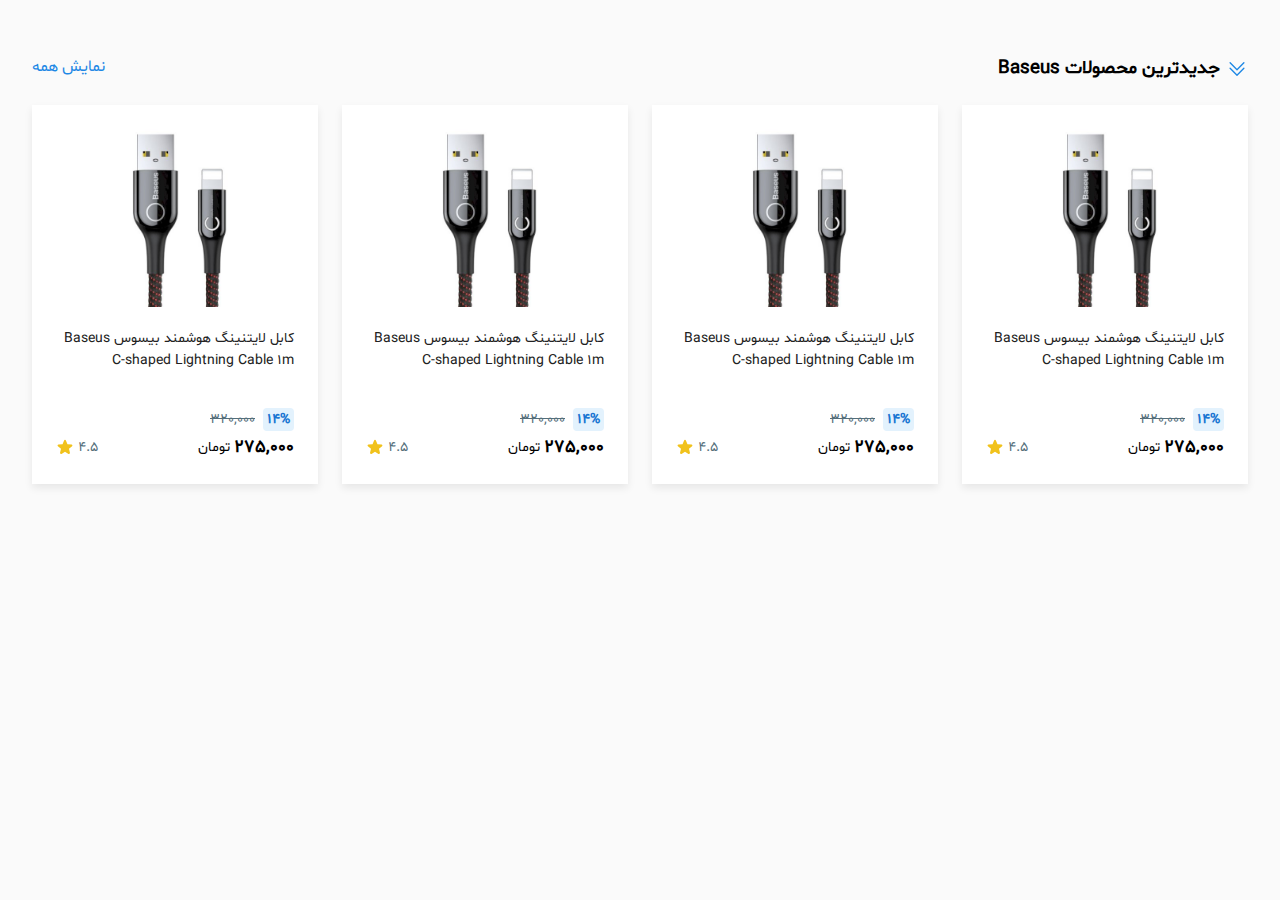
<file: dashbord/teste1/34_Style-Practice-1/Practice/index.html>
<!DOCTYPE html>
<html lang="fa" dir="rtl">
<head>
    <meta charset="UTF-8">
    <meta http-equiv="X-UA-Compatible" content="IE=edge">
    <meta name="viewport" content="width=device-width, initial-scale=1.0">
    <title>Practice1</title>
    <link rel="stylesheet" href="styles/app.css">
</head>
<body>

    <div class="container">
        <div class="section-head">
            <h3 class="section__title">
                <svg class="section__title-icon" xmlns="http://www.w3.org/2000/svg" viewBox="0 0 24 24" fill="currentColor">
                    <path fill-rule="evenodd" d="M20.03 4.72a.75.75 0 010 1.06l-7.5 7.5a.75.75 0 01-1.06 0l-7.5-7.5a.75.75 0 011.06-1.06L12 11.69l6.97-6.97a.75.75 0 011.06 0zm0 6a.75.75 0 010 1.06l-7.5 7.5a.75.75 0 01-1.06 0l-7.5-7.5a.75.75 0 111.06-1.06L12 17.69l6.97-6.97a.75.75 0 011.06 0z" clip-rule="evenodd" />
                </svg>
                جدیدترین محصولات Baseus
            </h3>
            <a href="#" class="section__link">نمایش همه</a>
        </div>
        <div class="row">
            <div class="product">
                <img class="product__image" src="images/img1.jpg" alt="Product 1">
                <h4 class="product__name">
                    <a href="#" class="product__link">کابل لایتنینگ هوشمند بیسوس Baseus C-shaped Lightning Cable 1m</a>
                </h4>
                <div class="product__offer">
                    <span class="product__offer-percent">14%</span>
                    <span class="product__offer-price">320,000</span>
                </div>
                <div class="product__wrapper">
                    <div class="product__price">
                        <span class="product__price-number">275,000</span>
                        <span class="product__price-unit">تومان</span>
                    </div>
                    <div class="product__rating">
                        <span class="product__rating-number">4.5</span>
                        <svg class="product__rating-icon" xmlns="http://www.w3.org/2000/svg" viewBox="0 0 24 24" fill="currentColor">
                            <path fill-rule="evenodd" d="M10.788 3.21c.448-1.077 1.976-1.077 2.424 0l2.082 5.007 5.404.433c1.164.093 1.636 1.545.749 2.305l-4.117 3.527 1.257 5.273c.271 1.136-.964 2.033-1.96 1.425L12 18.354 7.373 21.18c-.996.608-2.231-.29-1.96-1.425l1.257-5.273-4.117-3.527c-.887-.76-.415-2.212.749-2.305l5.404-.433 2.082-5.006z" clip-rule="evenodd" />
                        </svg>
                    </div>
                </div>
            </div>
            <div class="product">
                <img class="product__image" src="images/img1.jpg" alt="Product 1">
                <h4 class="product__name">
                    <a href="#" class="product__link">کابل لایتنینگ هوشمند بیسوس Baseus C-shaped Lightning Cable 1m</a>
                </h4>
                <div class="product__offer">
                    <span class="product__offer-percent">14%</span>
                    <span class="product__offer-price">320,000</span>
                </div>
                <div class="product__wrapper">
                    <div class="product__price">
                        <span class="product__price-number">275,000</span>
                        <span class="product__price-unit">تومان</span>
                    </div>
                    <div class="product__rating">
                        <span class="product__rating-number">4.5</span>
                        <svg class="product__rating-icon" xmlns="http://www.w3.org/2000/svg" viewBox="0 0 24 24" fill="currentColor">
                            <path fill-rule="evenodd" d="M10.788 3.21c.448-1.077 1.976-1.077 2.424 0l2.082 5.007 5.404.433c1.164.093 1.636 1.545.749 2.305l-4.117 3.527 1.257 5.273c.271 1.136-.964 2.033-1.96 1.425L12 18.354 7.373 21.18c-.996.608-2.231-.29-1.96-1.425l1.257-5.273-4.117-3.527c-.887-.76-.415-2.212.749-2.305l5.404-.433 2.082-5.006z" clip-rule="evenodd" />
                        </svg>
                    </div>
                </div>
            </div>
            <div class="product">
                <img class="product__image" src="images/img1.jpg" alt="Product 1">
                <h4 class="product__name">
                    <a href="#" class="product__link">کابل لایتنینگ هوشمند بیسوس Baseus C-shaped Lightning Cable 1m</a>
                </h4>
                <div class="product__offer">
                    <span class="product__offer-percent">14%</span>
                    <span class="product__offer-price">320,000</span>
                </div>
                <div class="product__wrapper">
                    <div class="product__price">
                        <span class="product__price-number">275,000</span>
                        <span class="product__price-unit">تومان</span>
                    </div>
                    <div class="product__rating">
                        <span class="product__rating-number">4.5</span>
                        <svg class="product__rating-icon" xmlns="http://www.w3.org/2000/svg" viewBox="0 0 24 24" fill="currentColor">
                            <path fill-rule="evenodd" d="M10.788 3.21c.448-1.077 1.976-1.077 2.424 0l2.082 5.007 5.404.433c1.164.093 1.636 1.545.749 2.305l-4.117 3.527 1.257 5.273c.271 1.136-.964 2.033-1.96 1.425L12 18.354 7.373 21.18c-.996.608-2.231-.29-1.96-1.425l1.257-5.273-4.117-3.527c-.887-.76-.415-2.212.749-2.305l5.404-.433 2.082-5.006z" clip-rule="evenodd" />
                        </svg>
                    </div>
                </div>
            </div>
            <div class="product">
                <img class="product__image" src="images/img1.jpg" alt="Product 1">
                <h4 class="product__name">
                    <a href="#" class="product__link">کابل لایتنینگ هوشمند بیسوس Baseus C-shaped Lightning Cable 1m</a>
                </h4>
                <div class="product__offer">
                    <span class="product__offer-percent">14%</span>
                    <span class="product__offer-price">320,000</span>
                </div>
                <div class="product__wrapper">
                    <div class="product__price">
                        <span class="product__price-number">275,000</span>
                        <span class="product__price-unit">تومان</span>
                    </div>
                    <div class="product__rating">
                        <span class="product__rating-number">4.5</span>
                        <svg class="product__rating-icon" xmlns="http://www.w3.org/2000/svg" viewBox="0 0 24 24" fill="currentColor">
                            <path fill-rule="evenodd" d="M10.788 3.21c.448-1.077 1.976-1.077 2.424 0l2.082 5.007 5.404.433c1.164.093 1.636 1.545.749 2.305l-4.117 3.527 1.257 5.273c.271 1.136-.964 2.033-1.96 1.425L12 18.354 7.373 21.18c-.996.608-2.231-.29-1.96-1.425l1.257-5.273-4.117-3.527c-.887-.76-.415-2.212.749-2.305l5.404-.433 2.082-5.006z" clip-rule="evenodd" />
                        </svg>
                    </div>
                </div>
            </div>
        </div>
    </div>

</body>
</html>
</file>
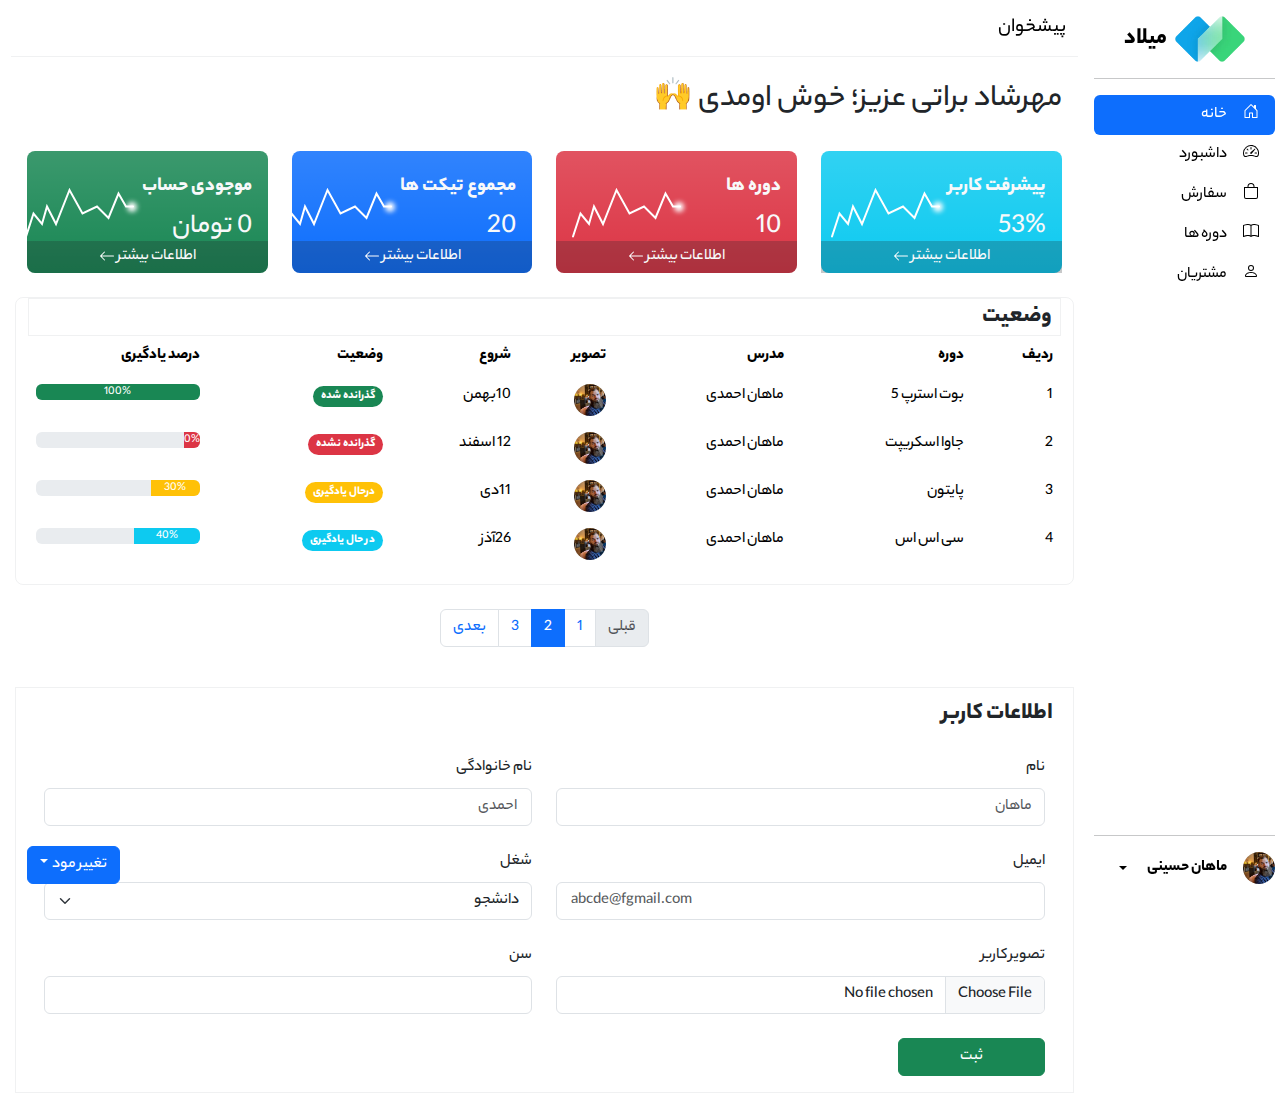
<file: dashbord/Dashboard.html>
<!DOCTYPE html>
<html lang="en" dir="rtl" data-bs-theme="">

<head>
    <meta charset="UTF-8">
    <meta name="viewport" content="width=device-width, initial-scale=1.0">
    <title>dashbord</title>
    <link rel="stylesheet" href="css/bootstrap.rtl.min.css">
    <link rel="stylesheet" href="css/custom.css">
</head>

<body>

    <div class="container-fluid">
        <div class="row">
            <!-- sidebar -->
            <div class="col-lg-2 d-none d-lg-block p-0">
                <div class="d-flex flex-column  h-100 p-3 position-fixed  w__inherit">
                    <a href="#"
                        class="d-flex gap-2 justify-content-center align-items-center text-decoration-none link-body-emphasis">
                        <img src="./img/logo.webp" width="70" alt="">
                        <span class="fs-4 fw-bold">میلاد</span>
                    </a>
                    <hr>
                    <ul class="nav nav-pills d-block mb-auto">
                        <li class="nav-item ">
                            <a href="" class="nav-link d-flex gap-3  active">
                                <svg xmlns="http://www.w3.org/2000/svg" width="16" height="16" fill="currentColor"
                                    class="bi bi-house-door" viewBox="0 0 16 16">
                                    <path
                                        d="M8.354 1.146a.5.5 0 0 0-.708 0l-6 6A.5.5 0 0 0 1.5 7.5v7a.5.5 0 0 0 .5.5h4.5a.5.5 0 0 0 .5-.5v-4h2v4a.5.5 0 0 0 .5.5H14a.5.5 0 0 0 .5-.5v-7a.5.5 0 0 0-.146-.354L13 5.793V2.5a.5.5 0 0 0-.5-.5h-1a.5.5 0 0 0-.5.5v1.293zM2.5 14V7.707l5.5-5.5 5.5 5.5V14H10v-4a.5.5 0 0 0-.5-.5h-3a.5.5 0 0 0-.5.5v4z">
                                    </path>
                                </svg>
                                <span>خانه</span>
                            </a>

                        </li>
                        <li class="nav-item">
                            <a href="#" class="nav-link d-flex gap-3 link-body-emphasis ">
                                <svg xmlns="http://www.w3.org/2000/svg" width="16" height="16" fill="currentColor"
                                    class="bi bi-speedometer2" viewBox="0 0 16 16">
                                    <path
                                        d="M8 4a.5.5 0 0 1 .5.5V6a.5.5 0 0 1-1 0V4.5A.5.5 0 0 1 8 4M3.732 5.732a.5.5 0 0 1 .707 0l.915.914a.5.5 0 1 1-.708.708l-.914-.915a.5.5 0 0 1 0-.707M2 10a.5.5 0 0 1 .5-.5h1.586a.5.5 0 0 1 0 1H2.5A.5.5 0 0 1 2 10m9.5 0a.5.5 0 0 1 .5-.5h1.5a.5.5 0 0 1 0 1H12a.5.5 0 0 1-.5-.5m.754-4.246a.39.39 0 0 0-.527-.02L7.547 9.31a.91.91 0 1 0 1.302 1.258l3.434-4.297a.39.39 0 0 0-.029-.518z">
                                    </path>
                                    <path fill-rule="evenodd"
                                        d="M0 10a8 8 0 1 1 15.547 2.661c-.442 1.253-1.845 1.602-2.932 1.25C11.309 13.488 9.475 13 8 13c-1.474 0-3.31.488-4.615.911-1.087.352-2.49.003-2.932-1.25A8 8 0 0 1 0 10m8-7a7 7 0 0 0-6.603 9.329c.203.575.923.876 1.68.63C4.397 12.533 6.358 12 8 12s3.604.532 4.923.96c.757.245 1.477-.056 1.68-.631A7 7 0 0 0 8 3">
                                    </path>
                                </svg>
                                <span>داشبورد</span>
                            </a>
                        </li>
                        <li class="nav-item">
                            <a href="#" class="nav-link d-flex gap-3 link-body-emphasis ">
                                <svg xmlns="http://www.w3.org/2000/svg" width="16" height="16" fill="currentColor"
                                    class="bi bi-bag" viewBox="0 0 16 16">
                                    <path
                                        d="M8 1a2.5 2.5 0 0 1 2.5 2.5V4h-5v-.5A2.5 2.5 0 0 1 8 1m3.5 3v-.5a3.5 3.5 0 1 0-7 0V4H1v10a2 2 0 0 0 2 2h10a2 2 0 0 0 2-2V4zM2 5h12v9a1 1 0 0 1-1 1H3a1 1 0 0 1-1-1z">
                                    </path>
                                </svg>
                                <span>سفارش</span>
                            </a>
                        </li>
                        <li class="nav-item">
                            <a href="#" class="nav-link d-flex gap-3 link-body-emphasis ">
                                <svg xmlns="http://www.w3.org/2000/svg" width="16" height="16" fill="currentColor"
                                    class="bi bi-book" viewBox="0 0 16 16">
                                    <path
                                        d="M1 2.828c.885-.37 2.154-.769 3.388-.893 1.33-.134 2.458.063 3.112.752v9.746c-.935-.53-2.12-.603-3.213-.493-1.18.12-2.37.461-3.287.811zm7.5-.141c.654-.689 1.782-.886 3.112-.752 1.234.124 2.503.523 3.388.893v9.923c-.918-.35-2.107-.692-3.287-.81-1.094-.111-2.278-.039-3.213.492zM8 1.783C7.015.936 5.587.81 4.287.94c-1.514.153-3.042.672-3.994 1.105A.5.5 0 0 0 0 2.5v11a.5.5 0 0 0 .707.455c.882-.4 2.303-.881 3.68-1.02 1.409-.142 2.59.087 3.223.877a.5.5 0 0 0 .78 0c.633-.79 1.814-1.019 3.222-.877 1.378.139 2.8.62 3.681 1.02A.5.5 0 0 0 16 13.5v-11a.5.5 0 0 0-.293-.455c-.952-.433-2.48-.952-3.994-1.105C10.413.809 8.985.936 8 1.783">
                                    </path>
                                </svg>
                                <span>دوره ها</span>
                            </a>
                        </li>
                        <li class="nav-item">
                            <a href="#" class="nav-link d-flex gap-3 link-body-emphasis ">
                                <svg xmlns="http://www.w3.org/2000/svg" width="16" height="16" fill="currentColor"
                                    class="bi bi-person" viewBox="0 0 16 16">
                                    <path
                                        d="M8 8a3 3 0 1 0 0-6 3 3 0 0 0 0 6m2-3a2 2 0 1 1-4 0 2 2 0 0 1 4 0m4 8c0 1-1 1-1 1H3s-1 0-1-1 1-4 6-4 6 3 6 4m-1-.004c-.001-.246-.154-.986-.832-1.664C11.516 10.68 10.289 10 8 10s-3.516.68-4.168 1.332c-.678.678-.83 1.418-.832 1.664z">
                                    </path>
                                </svg>
                                <span>مشتریان</span>
                            </a>
                        </li>

                    </ul>
                    <hr>
                    <div class="dropdown ">
                        <a href="" data-bs-toggle="dropdown"
                            class="dropdown-toggle  d-flex gap-3 align-items-center text-decoration-none link-body-emphasis">
                            <img src="./img/user.jpg" width="32" height="32" class="rounded-circle " alt="">
                            <strong>ماهان حسینی</strong>
                        </a>
                        <ul class="dropdown-menu shadow" data-poper-plecment="top-end">
                            <li>
                                <a href="" class="dropdown-item">پروزه جدید</a>
                                <a href="" class="dropdown-item">تنطیمات</a>
                                <a href="" class="dropdown-item">پروفایل</a>
                                <a href="" class="dropdown-item">خروج</a>

                            </li>

                        </ul>

                    </div>
                </div>

            </div>

            <!-- main -->

            <div class="col-lg-10 p-0">
                <!-- navbar -->
                <nav class="navbar navbar-expand-lg border-bottom border-secondary border-opacity-10">
                    <div class="container-fluid">
                        <a href="" class="navbar-brand">پیشخوان</a>
                        <button class="navbar-toggler" data-bs-toggle="offcanvas" data-bs-target="#exampeloffcanvas">
                            <span class="navbar-toggler-icon"></span>
                        </button>
                        <div class="offcanvas offcanvas-start d-lg-none" id="exampeloffcanvas">
                            <div class="d-flex flex-column  h-100 p-3 overflow-auto">
                                <div class="d-flex flex-row-reverse justify-content-between align-items-center">
                                    <button class="btn-close" data-bs-dismiss="offcanvas"></button>
                                    <a href="#"
                                        class="d-flex gap-2 justify-content-start align-items-center text-decoration-none link-body-emphasis">
                                        <img src="./img/logo.webp" width="70" alt="">
                                        <span class="fs-4 fw-bold">میلاد</span>
                                    </a>

                                </div>

                                <hr>
                                <ul class="nav nav-pills d-block mb-auto">
                                    <li class="nav-item ">
                                        <a href="" class="nav-link d-flex gap-3  active">
                                            <svg xmlns="http://www.w3.org/2000/svg" width="16" height="16"
                                                fill="currentColor" class="bi bi-house-door" viewBox="0 0 16 16">
                                                <path
                                                    d="M8.354 1.146a.5.5 0 0 0-.708 0l-6 6A.5.5 0 0 0 1.5 7.5v7a.5.5 0 0 0 .5.5h4.5a.5.5 0 0 0 .5-.5v-4h2v4a.5.5 0 0 0 .5.5H14a.5.5 0 0 0 .5-.5v-7a.5.5 0 0 0-.146-.354L13 5.793V2.5a.5.5 0 0 0-.5-.5h-1a.5.5 0 0 0-.5.5v1.293zM2.5 14V7.707l5.5-5.5 5.5 5.5V14H10v-4a.5.5 0 0 0-.5-.5h-3a.5.5 0 0 0-.5.5v4z">
                                                </path>
                                            </svg>
                                            <span>خانه</span>
                                        </a>

                                    </li>
                                    <li class="nav-item">
                                        <a href="#" class="nav-link d-flex gap-3 link-body-emphasis ">
                                            <svg xmlns="http://www.w3.org/2000/svg" width="16" height="16"
                                                fill="currentColor" class="bi bi-speedometer2" viewBox="0 0 16 16">
                                                <path
                                                    d="M8 4a.5.5 0 0 1 .5.5V6a.5.5 0 0 1-1 0V4.5A.5.5 0 0 1 8 4M3.732 5.732a.5.5 0 0 1 .707 0l.915.914a.5.5 0 1 1-.708.708l-.914-.915a.5.5 0 0 1 0-.707M2 10a.5.5 0 0 1 .5-.5h1.586a.5.5 0 0 1 0 1H2.5A.5.5 0 0 1 2 10m9.5 0a.5.5 0 0 1 .5-.5h1.5a.5.5 0 0 1 0 1H12a.5.5 0 0 1-.5-.5m.754-4.246a.39.39 0 0 0-.527-.02L7.547 9.31a.91.91 0 1 0 1.302 1.258l3.434-4.297a.39.39 0 0 0-.029-.518z">
                                                </path>
                                                <path fill-rule="evenodd"
                                                    d="M0 10a8 8 0 1 1 15.547 2.661c-.442 1.253-1.845 1.602-2.932 1.25C11.309 13.488 9.475 13 8 13c-1.474 0-3.31.488-4.615.911-1.087.352-2.49.003-2.932-1.25A8 8 0 0 1 0 10m8-7a7 7 0 0 0-6.603 9.329c.203.575.923.876 1.68.63C4.397 12.533 6.358 12 8 12s3.604.532 4.923.96c.757.245 1.477-.056 1.68-.631A7 7 0 0 0 8 3">
                                                </path>
                                            </svg>
                                            <span>داشبورد</span>
                                        </a>
                                    </li>
                                    <li class="nav-item">
                                        <a href="#" class="nav-link d-flex gap-3 link-body-emphasis ">
                                            <svg xmlns="http://www.w3.org/2000/svg" width="16" height="16"
                                                fill="currentColor" class="bi bi-bag" viewBox="0 0 16 16">
                                                <path
                                                    d="M8 1a2.5 2.5 0 0 1 2.5 2.5V4h-5v-.5A2.5 2.5 0 0 1 8 1m3.5 3v-.5a3.5 3.5 0 1 0-7 0V4H1v10a2 2 0 0 0 2 2h10a2 2 0 0 0 2-2V4zM2 5h12v9a1 1 0 0 1-1 1H3a1 1 0 0 1-1-1z">
                                                </path>
                                            </svg>
                                            <span>سفارش</span>
                                        </a>
                                    </li>
                                    <li class="nav-item">
                                        <a href="#" class="nav-link d-flex gap-3 link-body-emphasis ">
                                            <svg xmlns="http://www.w3.org/2000/svg" width="16" height="16"
                                                fill="currentColor" class="bi bi-book" viewBox="0 0 16 16">
                                                <path
                                                    d="M1 2.828c.885-.37 2.154-.769 3.388-.893 1.33-.134 2.458.063 3.112.752v9.746c-.935-.53-2.12-.603-3.213-.493-1.18.12-2.37.461-3.287.811zm7.5-.141c.654-.689 1.782-.886 3.112-.752 1.234.124 2.503.523 3.388.893v9.923c-.918-.35-2.107-.692-3.287-.81-1.094-.111-2.278-.039-3.213.492zM8 1.783C7.015.936 5.587.81 4.287.94c-1.514.153-3.042.672-3.994 1.105A.5.5 0 0 0 0 2.5v11a.5.5 0 0 0 .707.455c.882-.4 2.303-.881 3.68-1.02 1.409-.142 2.59.087 3.223.877a.5.5 0 0 0 .78 0c.633-.79 1.814-1.019 3.222-.877 1.378.139 2.8.62 3.681 1.02A.5.5 0 0 0 16 13.5v-11a.5.5 0 0 0-.293-.455c-.952-.433-2.48-.952-3.994-1.105C10.413.809 8.985.936 8 1.783">
                                                </path>
                                            </svg>
                                            <span>دوره ها</span>
                                        </a>
                                    </li>
                                    <li class="nav-item">
                                        <a href="#" class="nav-link d-flex gap-3 link-body-emphasis ">
                                            <svg xmlns="http://www.w3.org/2000/svg" width="16" height="16"
                                                fill="currentColor" class="bi bi-person" viewBox="0 0 16 16">
                                                <path
                                                    d="M8 8a3 3 0 1 0 0-6 3 3 0 0 0 0 6m2-3a2 2 0 1 1-4 0 2 2 0 0 1 4 0m4 8c0 1-1 1-1 1H3s-1 0-1-1 1-4 6-4 6 3 6 4m-1-.004c-.001-.246-.154-.986-.832-1.664C11.516 10.68 10.289 10 8 10s-3.516.68-4.168 1.332c-.678.678-.83 1.418-.832 1.664z">
                                                </path>
                                            </svg>
                                            <span>مشتریان</span>
                                        </a>
                                    </li>

                                </ul>
                                <hr>
                                <div class="dropdown ">
                                    <a href="" data-bs-toggle="dropdown"
                                        class="dropdown-toggle  d-flex gap-3 align-items-center text-decoration-none link-body-emphasis">
                                        <img src="./img/user.jpg" width="32" height="32" class="rounded-circle " alt="">
                                        <strong>ماهان حسینی</strong>
                                    </a>
                                    <ul class="dropdown-menu shadow" data-poper-plecment="top-end">
                                        <li>
                                            <a href="" class="dropdown-item">پروزه جدید</a>
                                            <a href="" class="dropdown-item">تنطیمات</a>
                                            <a href="" class="dropdown-item">پروفایل</a>
                                            <a href="" class="dropdown-item">خروج</a>

                                        </li>

                                    </ul>

                                </div>
                            </div>

                        </div>
                    </div>


                </nav>
                <!-- card -->
                <div class="px-3 py-4">
                    <h2>
                        مهرشاد براتی عزیز؛ خوش اومدی 🙌
                    </h2>
                </div>
                <div class="row px-3 ">
                    <div class="col-12 col-sm-6 col-md-4 col-xl-3">
                        <div
                            class="d-flex align-items-center justify-content-between bg-info bg-gradient rounded-3 px-3 py-4 position-relative">
                            <div>
                                <h5 class="fw-bold text-light text-nowrap">پیشرفت کاربر</h5>
                                <span class="fs-3  text-light text-nowrap">53%</span>
                            </div>
                            <div>
                                <svg xmlns="http://www.w3.org/2000/svg" width="117" height="51" viewBox="0 0 117 51"
                                    fill="none">
                                    <g filter="url(#filter0_f_3_639)">
                                        <circle cx="107" cy="20" r="5" fill="#fff"></circle>
                                    </g>
                                    <path
                                        d="M1 49.5L8.5 26.5L17 37L22 19.5L31 37L44.5 3L57.5 26.5L72 19.5L83.5 31L93.5 6.5L101 19.5H108"
                                        stroke="#fff" stroke-width="2" stroke-linecap="round"></path>
                                    <defs>
                                        <filter id="filter0_f_3_639" x="97" y="10" width="20" height="20"
                                            filterUnits="userSpaceOnUse" color-interpolation-filters="sRGB">
                                            <feFlood flood-opacity="0" result="BackgroundImageFix"></feFlood>
                                            <feBlend mode="normal" in="SourceGraphic" in2="BackgroundImageFix"
                                                result="shape"></feBlend>
                                            <feGaussianBlur stdDeviation="2.5" result="effect1_foregroundBlur_3_639">
                                            </feGaussianBlur>
                                        </filter>
                                    </defs>
                                </svg>
                            </div>
                            <div
                                class="position-absolute bottom-0 start-0 text-center bg-dark bg-opacity-25 w-100 p-1 overflow-hidden">
                                <a href="" class="text-light text-decoration-none">اطلاعات بیشتر</a>
                                <svg xmlns="http://www.w3.org/2000/svg" width="16" height="16" fill="currentColor"
                                    class="bi bi-arrow-left" viewBox="0 0 16 16">
                                    <path fill-rule="evenodd" fill="#fff"
                                        d="M15 8a.5.5 0 0 0-.5-.5H2.707l3.147-3.146a.5.5 0 1 0-.708-.708l-4 4a.5.5 0 0 0 0 .708l4 4a.5.5 0 0 0 .708-.708L2.707 8.5H14.5A.5.5 0 0 0 15 8">
                                    </path>
                                </svg>
                            </div>

                        </div>


                    </div>
                    <div class="col-12 col-sm-6 col-md-4 col-xl-3">
                        <div
                            class="bg-danger bg-gradient d-flex position-relative overflow-hidden align-items-center justify-content-between  rounded-3 px-3 py-4">
                            <div>
                                <h5 class="fw-bold text-light text-nowrap">دوره ها</h5>
                                <span class="text-light fs-3 text-nowrap">10</span>
                            </div>
                            <div>
                                <svg xmlns="http://www.w3.org/2000/svg" width="117" height="51" viewBox="0 0 117 51"
                                    fill="none">
                                    <g filter="url(#filter0_f_3_639)">
                                        <circle cx="107" cy="20" r="5" fill="#fff"></circle>
                                    </g>
                                    <path
                                        d="M1 49.5L8.5 26.5L17 37L22 19.5L31 37L44.5 3L57.5 26.5L72 19.5L83.5 31L93.5 6.5L101 19.5H108"
                                        stroke="#fff" stroke-width="2" stroke-linecap="round"></path>
                                    <defs>
                                        <filter id="filter0_f_3_639" x="97" y="10" width="20" height="20"
                                            filterUnits="userSpaceOnUse" color-interpolation-filters="sRGB">
                                            <feFlood flood-opacity="0" result="BackgroundImageFix"></feFlood>
                                            <feBlend mode="normal" in="SourceGraphic" in2="BackgroundImageFix"
                                                result="shape"></feBlend>
                                            <feGaussianBlur stdDeviation="2.5" result="effect1_foregroundBlur_3_639">
                                            </feGaussianBlur>
                                        </filter>
                                    </defs>
                                </svg>
                            </div>
                            <div class="position-absolute p-1 text-center bg-dark bg-opacity-25 bottom-0 start-0 w-100">
                                <a href="#" class="text-light text-decoration-none">اطلاعات بیشتر</a>
                                <svg xmlns="http://www.w3.org/2000/svg" width="16" height="16" fill="currentColor"
                                    class="bi bi-arrow-left" viewBox="0 0 16 16">
                                    <path fill-rule="evenodd" fill="#fff"
                                        d="M15 8a.5.5 0 0 0-.5-.5H2.707l3.147-3.146a.5.5 0 1 0-.708-.708l-4 4a.5.5 0 0 0 0 .708l4 4a.5.5 0 0 0 .708-.708L2.707 8.5H14.5A.5.5 0 0 0 15 8">
                                    </path>
                                </svg>
                            </div>
                        </div>
                    </div>
                    <div class="col-12 col-sm-6 col-md-4 col-xl-3">
                        <div
                            class="bg-primary bg-gradient d-flex position-relative overflow-hidden align-items-center justify-content-between  rounded-3 px-3 py-4">
                            <div>
                                <h5 class="fw-bold text-light text-nowrap">مجموع تیکت ها</h5>
                                <span class="text-light fs-3 text-nowrap">20</span>
                            </div>
                            <div>
                                <svg xmlns="http://www.w3.org/2000/svg" width="117" height="51" viewBox="0 0 117 51"
                                    fill="none">
                                    <g filter="url(#filter0_f_3_639)">
                                        <circle cx="107" cy="20" r="5" fill="#fff"></circle>
                                    </g>
                                    <path
                                        d="M1 49.5L8.5 26.5L17 37L22 19.5L31 37L44.5 3L57.5 26.5L72 19.5L83.5 31L93.5 6.5L101 19.5H108"
                                        stroke="#fff" stroke-width="2" stroke-linecap="round"></path>
                                    <defs>
                                        <filter id="filter0_f_3_639" x="97" y="10" width="20" height="20"
                                            filterUnits="userSpaceOnUse" color-interpolation-filters="sRGB">
                                            <feFlood flood-opacity="0" result="BackgroundImageFix"></feFlood>
                                            <feBlend mode="normal" in="SourceGraphic" in2="BackgroundImageFix"
                                                result="shape"></feBlend>
                                            <feGaussianBlur stdDeviation="2.5" result="effect1_foregroundBlur_3_639">
                                            </feGaussianBlur>
                                        </filter>
                                    </defs>
                                </svg>
                            </div>
                            <div class="position-absolute p-1 text-center bg-dark bg-opacity-25 bottom-0 start-0 w-100">
                                <a href="#" class="text-light text-decoration-none">اطلاعات بیشتر</a>
                                <svg xmlns="http://www.w3.org/2000/svg" width="16" height="16" fill="currentColor"
                                    class="bi bi-arrow-left" viewBox="0 0 16 16">
                                    <path fill-rule="evenodd" fill="#fff"
                                        d="M15 8a.5.5 0 0 0-.5-.5H2.707l3.147-3.146a.5.5 0 1 0-.708-.708l-4 4a.5.5 0 0 0 0 .708l4 4a.5.5 0 0 0 .708-.708L2.707 8.5H14.5A.5.5 0 0 0 15 8">
                                    </path>
                                </svg>
                            </div>
                        </div>
                    </div>
                    <div class="col-12 col-sm-6 col-md-4 col-xl-3">
                        <div
                            class="bg-success bg-gradient d-flex position-relative overflow-hidden align-items-center justify-content-between  rounded-3 px-3 py-4">
                            <div>
                                <h5 class="fw-bold text-light text-nowrap">موجودی حساب</h5>
                                <span class="text-light fs-3 text-nowrap">0 تومان</span>
                            </div>
                            <div>
                                <svg xmlns="http://www.w3.org/2000/svg" width="117" height="51" viewBox="0 0 117 51"
                                    fill="none">
                                    <g filter="url(#filter0_f_3_639)">
                                        <circle cx="107" cy="20" r="5" fill="#fff"></circle>
                                    </g>
                                    <path
                                        d="M1 49.5L8.5 26.5L17 37L22 19.5L31 37L44.5 3L57.5 26.5L72 19.5L83.5 31L93.5 6.5L101 19.5H108"
                                        stroke="#fff" stroke-width="2" stroke-linecap="round"></path>
                                    <defs>
                                        <filter id="filter0_f_3_639" x="97" y="10" width="20" height="20"
                                            filterUnits="userSpaceOnUse" color-interpolation-filters="sRGB">
                                            <feFlood flood-opacity="0" result="BackgroundImageFix"></feFlood>
                                            <feBlend mode="normal" in="SourceGraphic" in2="BackgroundImageFix"
                                                result="shape"></feBlend>
                                            <feGaussianBlur stdDeviation="2.5" result="effect1_foregroundBlur_3_639">
                                            </feGaussianBlur>
                                        </filter>
                                    </defs>
                                </svg>
                            </div>
                            <div class="position-absolute p-1 text-center bg-dark bg-opacity-25 bottom-0 start-0 w-100">
                                <a href="#" class="text-light text-decoration-none">اطلاعات بیشتر</a>
                                <svg xmlns="http://www.w3.org/2000/svg" width="16" height="16" fill="currentColor"
                                    class="bi bi-arrow-left" viewBox="0 0 16 16">
                                    <path fill-rule="evenodd" fill="#fff"
                                        d="M15 8a.5.5 0 0 0-.5-.5H2.707l3.147-3.146a.5.5 0 1 0-.708-.708l-4 4a.5.5 0 0 0 0 .708l4 4a.5.5 0 0 0 .708-.708L2.707 8.5H14.5A.5.5 0 0 0 15 8">
                                    </path>
                                </svg>
                            </div>
                        </div>
                    </div>
                    <!-- table -->
                    <div class="border border-secondary border-opacity-10 rounded-3 mt-4 table-responsive">
                        <div class="px-2 border border-secondary border-opacity-10">
                            <span class="fw-bold fs-4">وضعیت</span>
                        </div>
                        <table class="table table-borderless">
                            <thead>
                                <tr>
                                    <th>ردیف</th>
                                    <th>دوره</th>
                                    <th>مدرس</th>
                                    <th>تصویر</th>
                                    <th>شروع</th>
                                    <th>وضعیت</th>
                                    <th>درصد یادگیری</th>
                                </tr>
                            </thead>
                            <tbody>
                                <tr class="text-nowrap">
                                    <td>1</td>
                                    <td>بوت استرپ 5</td>
                                    <td>ماهان احمدی</td>
                                    <td>
                                        <img src="./img/user.jpg" class=" rounded-circle"  width="32" height="32" alt="">
                                    </td>
                                    <td>10بهمن</td>
                                    <td>
                                        <span class="badge bg-success rounded-pill">گذرانده شده</span>
                                    </td>
                                    <td>
                                        <div class="progress">
                                            <div class="progress-bar bg-success" style="width: 100%;">100%</div>
                                        </div>
                                    </td>

                                </tr>
                                <tr>
                                    <td>2</td>
                                    <td>جاوا اسکریپت</td>
                                    <td>ماهان احمدی</td>
                                    <td>
                                        <img src="./img/user.jpg" class=" rounded-circle"  width="32" height="32" alt="">
                                    </td>
                                    <td>12 اسفند</td>
                                    <td>
                                        <span class="badge bg-danger rounded-pill">گذرانده نشده</span>
                                    </td>
                                    <td>
                                        <div class="progress">
                                            <div class="progress-bar bg-danger" style="width: 1;">0%</div>
                                        </div>
                                    </td>

                                </tr>
                                <tr>
                                    <td>3</td>
                                    <td>پایتون</td>
                                    <td>ماهان احمدی</td>
                                    <td>
                                        <img src="./img/user.jpg" class=" rounded-circle"  width="32" height="32" alt="">
                                    </td>
                                    <td>11دی</td>
                                    <td>
                                        <span class="badge bg-warning rounded-pill">درحال یادگیری</span>
                                    </td>
                                    <td>
                                        <div class="progress">
                                            <div class="progress-bar bg-warning" style="width: 30%;">30%</div>
                                        </div>
                                    </td>

                                </tr>
                                <tr>
                                    <td>4</td>
                                    <td>سی اس اس</td>
                                    <td>ماهان احمدی</td>
                                    <td>
                                        <img src="./img/user.jpg" class=" rounded-circle"  width="32" height="32" alt="">
                                    </td>
                                    <td>26آذز</td>
                                    <td>
                                        <span class="badge bg-info rounded-pill">در حال یادگیری</span>
                                    </td>
                                    <td>
                                        <div class="progress">
                                            <div class="progress-bar bg-info" style="width: 40%;">40%</div>
                                        </div>
                                    </td>

                                </tr>
                                
                            </tbody>

                        </table>
                    </div>
                    <!-- pagination -->
                     <div class="d-flex justify-content-center mt-4">
                        <ul class="pagination">
                            <li class="page-item">
                                <a href="" class="page-link disabled">قبلی</a>

                            </li>
                            <li class="page-item">
                                <a href="" class="page-link">1</a>

                            </li>
                            <li class="page-item">
                                <a href="" class="page-link active">2</a>

                            </li>
                            <li class="page-item">
                                <a href="" class="page-link">3</a>

                            </li>
                            <li class="page-item">
                                <a href="" class="page-link">بعدی</a>

                            </li>

                        </ul>
                     </div>
                     <!-- form -->
                      <div class="border border-secondary border-opacity-10 mt-4">
                        <div class="p-2">
                            <span class="fw-bold fs-4">اطلاعات کاربر</span>
                        </div>
                        <form action="" class="row row-gap-4 p-3">
                            <div class="col-12 col-sm-6">
                                <div class="">
                                    <label for="" class="form-label">نام</label>
                                    <input type="text" class="form-control" name="" id="" placeholder="ماهان ">
                                </div>
                            </div>
                            <div class="col-12 col-sm-6">
                                <div class="">
                                    <label for="" class="form-label">نام خانوادگی</label>
                                    <input type="text" class="form-control" name="" id="" placeholder=" احمدی">
                                </div>
                            </div>
                            <div class="col-12 col-sm-6">
                                <div class="">
                                    <label for="" class="form-label">ایمیل </label>
                                    <input type="email" class="form-control" name="" id="" placeholder=" abcde@fgmail.com">
                                </div>
                            </div>
                            <div class="col-12 col-sm-6">
                                <div class="">
                                    <label for="" class="form-label">شغل </label>
                                    <select name="" id="" class="form-select">
                                        <option value="" selected>دانشجو</option>
                                        <option value="">برنامه نویس</option>
                                        <option value="">آزاد</option>
                                        <option value="">دیگر</option>

                                    </select>
                                    
                                    
                                </div>
                            </div>
                            <div class="col-12 col-sm-6">
                                <div class="">
                                    <label for="" class="form-label">تصویر کاربر </label>
                                    <input type="file" class="form-control" name="" id="" >
                                </div>
                            </div>
                            <div class="col-12 col-sm-6">
                                <div class="">
                                    <label for="" class="form-label">سن </label>
                                    <input type="number" class="form-control" name="" id="" >
                                </div>
                            </div>
                            <div class="col-12 col-sm-2 ">
                                <button class="btn btn-success w-100">ثبت</button>
                            </div>
                    




                        </form>
                      </div>
                </div>


            </div>


        </div>
        <!-- mood dark & light -->
        <div class="dropdown position-fixed end-0 bottom-0 me-3 mb-3">
            <button class="btn btn-primary dropdown-toggle" data-bs-toggle="dropdown" data-bs-target="#mood">تغییر مود</button>
            <ul class="dropdown-menu " id="mood">
                <li class="text-center">
                    <button class="dropdown-item " id="light-mood">light</button>
                </li>
                <li class="text-center">
                    <button class="dropdown-item" id="dark-mood">dark</button>
                </li>
            </ul>
        </div>
    </div>




    <script src="js/bootstrap.bundle.min.js"></script>
    <script>
        let lightMoodBtn = document.getElementById('light-mood')
        let darkMoodBtn = document.getElementById('dark-mood')

        console.log('lightMoodBtn')
        console.log('darkMoodBtn')


        darkMoodBtn.addEventListener('click',function(){
            console.log('click')
            document.documentElement.setAttribute('data-bs-theme','dark')
            darkMoodBtn.classList.add('active')
            lightMoodBtn.classList.remove('active')
            localStorage.setItem('thememood',('dark'))
        })
        lightMoodBtn.addEventListener('click',function(){
            console.log('click')
            document.documentElement.setAttribute('data-bs-theme','light')
            lightMoodBtn.classList.add('active')
            darkMoodBtn.classList.remove('active')
            localStorage.setItem('thememood',('light'))
        })

        let sevethememood = localStorage.getItem('thememood')
        if(sevethememood=='dark'){
            document.documentElement.setAttribute('data-bs-theme','dark')
            darkMoodBtn.classList.add('active')
            lightMoodBtn.classList.remove('active')
        }
        else{
            document.documentElement.setAttribute('data-bs-theme','light')
            lightMoodBtn.classList.add('active')
            darkMoodBtn.classList.remove('active')
        }
    </script>
</body>

</html>
</file>
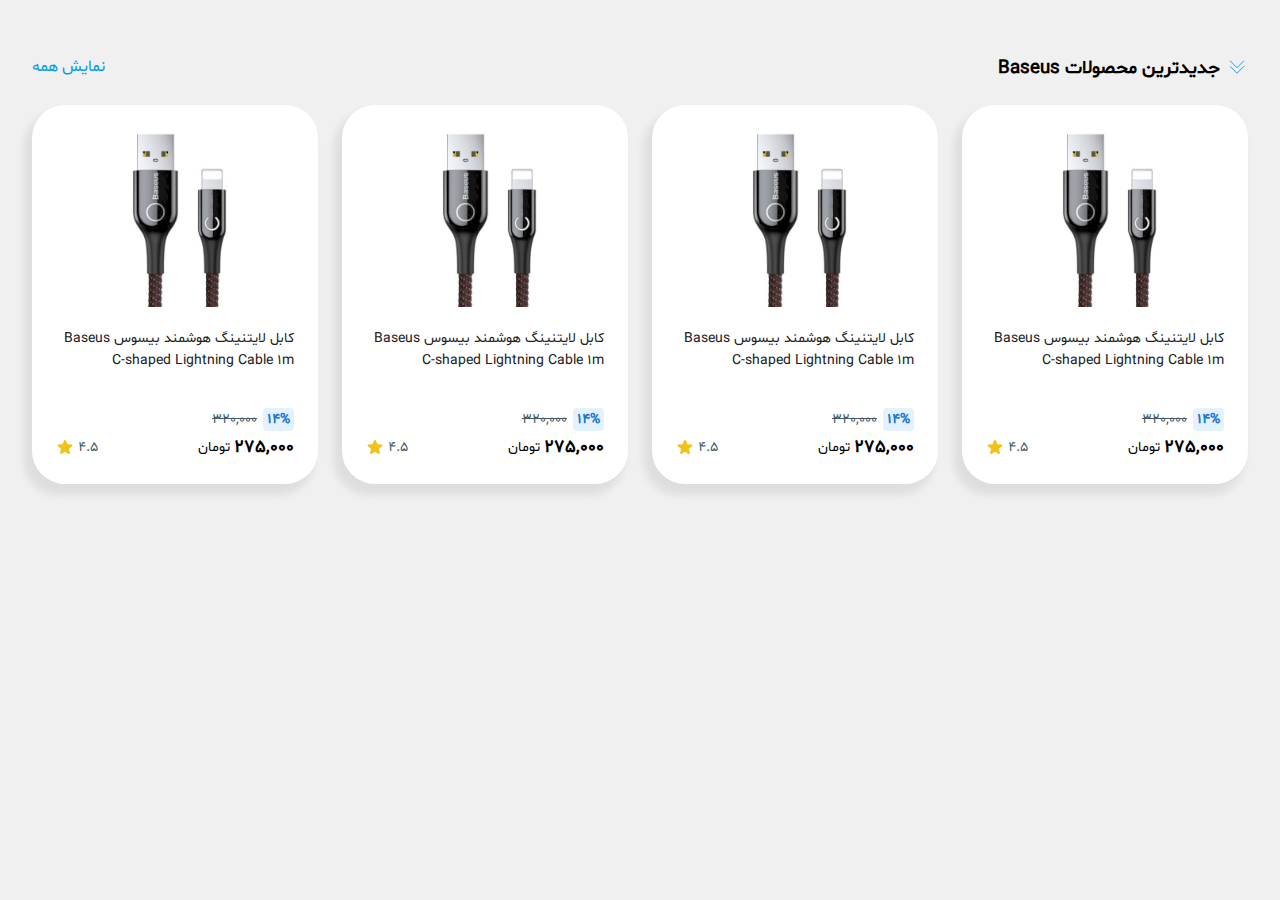
<file: dashbord/teste1/teste1.html>
<!DOCTYPE html>
<html lang="fa" dir="rtl">
<head>
    <meta charset="UTF-8">
    <meta name="viewport" content="width=device-width, initial-scale=1.0">
    <title>test1</title>
    <link rel="stylesheet" href="../teste1/style/test1.css">
</head>
<body>
    <div class="container">
        <div class="section_head">
        <h3 class="section_title">
            <svg class="section_title_icon" xmlns="http://www.w3.org/2000/svg" fill="none" viewBox="0 0 24 24" strokeWidth={1.5} stroke="currentColor" >
                <path strokeLinecap="round" strokeLinejoin="round" d="m4.5 5.25 7.5 7.5 7.5-7.5m-15 6 7.5 7.5 7.5-7.5" />
              </svg>
              
            جدیدترین محصولات Baseus  
        </h3>
        <a href="#" class="section_link"> نمایش همه</a>
        </div>
        <div class="row">
            <div class="product">
                <img class="product_image" src="./images/img1.jpg" alt="product1">
                <h4 class="product_name">
                    <a class="product_link" href="#">کابل لایتنینگ هوشمند بیسوس Baseus C-shaped Lightning Cable 1m</a>
                </h4>
                <div class="product_offer">
                    <span class="product_offer_percent">14%</span>
                    <span class="product_offer_price">320,000</span>
                </div>
                <div class="product_wrapper">
                    <div class="product_price">
                        <span class="product_price_number">275,000</span>
                        <span class="product_price-unit">تومان</span>
        
                    </div>
                    <div class="product_rating">
                        <span class="product_rating_number">4.5</span>
                        <svg class="product_rating_icon" xmlns="http://www.w3.org/2000/svg" viewBox="0 0 24 24" fill="currentColor" >
                            <path fill-rule="evenodd" d="M10.788 3.21c.448-1.077 1.976-1.077 2.424 0l2.082 5.006 5.404.434c1.164.093 1.636 1.545.749 2.305l-4.117 3.527 1.257 5.273c.271 1.136-.964 2.033-1.96 1.425L12 18.354 7.373 21.18c-.996.608-2.231-.29-1.96-1.425l1.257-5.273-4.117-3.527c-.887-.76-.415-2.212.749-2.305l5.404-.434 2.082-5.005Z" clip-rule="evenodd" />
                          </svg>
                          
        
                    </div>
                   
                </div>
               
            </div>
            <div class="product">
                <img class="product_image" src="./images/img1.jpg" alt="product1">
                <h4 class="product_name">
                    <a class="product_link" href="#">کابل لایتنینگ هوشمند بیسوس Baseus C-shaped Lightning Cable 1m</a>
                </h4>
                <div class="product_offer">
                    <span class="product_offer_percent">14%</span>
                    <span class="product_offer_price">320,000</span>
                </div>
                <div class="product_wrapper">
                    <div class="product_price">
                        <span class="product_price_number">275,000</span>
                        <span class="product_price-unit">تومان</span>
        
                    </div>
                    <div class="product_rating">
                        <span class="product_rating_number">4.5</span>
                        <svg class="product_rating_icon" xmlns="http://www.w3.org/2000/svg" viewBox="0 0 24 24" fill="currentColor" >
                            <path fill-rule="evenodd" d="M10.788 3.21c.448-1.077 1.976-1.077 2.424 0l2.082 5.006 5.404.434c1.164.093 1.636 1.545.749 2.305l-4.117 3.527 1.257 5.273c.271 1.136-.964 2.033-1.96 1.425L12 18.354 7.373 21.18c-.996.608-2.231-.29-1.96-1.425l1.257-5.273-4.117-3.527c-.887-.76-.415-2.212.749-2.305l5.404-.434 2.082-5.005Z" clip-rule="evenodd" />
                          </svg>
                          
        
                    </div>
                   
                </div>
               
            </div><div class="product">
                <img class="product_image" src="./images/img1.jpg" alt="product1">
                <h4 class="product_name">
                    <a class="product_link" href="#">کابل لایتنینگ هوشمند بیسوس Baseus C-shaped Lightning Cable 1m</a>
                </h4>
                <div class="product_offer">
                    <span class="product_offer_percent">14%</span>
                    <span class="product_offer_price">320,000</span>
                </div>
                <div class="product_wrapper">
                    <div class="product_price">
                        <span class="product_price_number">275,000</span>
                        <span class="product_price-unit">تومان</span>
        
                    </div>
                    <div class="product_rating">
                        <span class="product_rating_number">4.5</span>
                        <svg class="product_rating_icon" xmlns="http://www.w3.org/2000/svg" viewBox="0 0 24 24" fill="currentColor" >
                            <path fill-rule="evenodd" d="M10.788 3.21c.448-1.077 1.976-1.077 2.424 0l2.082 5.006 5.404.434c1.164.093 1.636 1.545.749 2.305l-4.117 3.527 1.257 5.273c.271 1.136-.964 2.033-1.96 1.425L12 18.354 7.373 21.18c-.996.608-2.231-.29-1.96-1.425l1.257-5.273-4.117-3.527c-.887-.76-.415-2.212.749-2.305l5.404-.434 2.082-5.005Z" clip-rule="evenodd" />
                          </svg>
                          
        
                    </div>
                   
                </div>
               
            </div><div class="product">
                <img class="product_image" src="./images/img1.jpg" alt="product1">
                <h4 class="product_name">
                    <a class="product_link" href="#">کابل لایتنینگ هوشمند بیسوس Baseus C-shaped Lightning Cable 1m</a>
                </h4>
                <div class="product_offer">
                    <span class="product_offer_percent">14%</span>
                    <span class="product_offer_price">320,000</span>
                </div>
                <div class="product_wrapper">
                    <div class="product_price">
                        <span class="product_price_number">275,000</span>
                        <span class="product_price-unit">تومان</span>
        
                    </div>
                    <div class="product_rating">
                        <span class="product_rating_number">4.5</span>
                        <svg class="product_rating_icon" xmlns="http://www.w3.org/2000/svg" viewBox="0 0 24 24" fill="currentColor" >
                            <path fill-rule="evenodd" d="M10.788 3.21c.448-1.077 1.976-1.077 2.424 0l2.082 5.006 5.404.434c1.164.093 1.636 1.545.749 2.305l-4.117 3.527 1.257 5.273c.271 1.136-.964 2.033-1.96 1.425L12 18.354 7.373 21.18c-.996.608-2.231-.29-1.96-1.425l1.257-5.273-4.117-3.527c-.887-.76-.415-2.212.749-2.305l5.404-.434 2.082-5.005Z" clip-rule="evenodd" />
                          </svg>
                          
        
                    </div>
                   
                </div>
               
            </div>

        </div>
        

    </div>
    
</body>
</html>
</file>
<file: dashbord/teste1/34_Style-Practice-1/Practice/styles/app.css>
@font-face {
    font-family: "shabnam";
    src: url("../fonts/Shabnam-FD.woff2") format("woff2");
}

*{
    box-sizing: border-box;
    margin: 0;
}
body{
    font-family: "shabnam", sans-serif;
    background-color: #fafafa;
}
.container{
    width: 1216px;
    margin-right: auto;
    margin-left: auto;
    margin-top: 56px;
}
.section-head{
    display: flex;
    justify-content: space-between;
    margin-bottom: 24px;
}
.section__title{
    display: flex;
    align-items: center;
    gap: 6px;
}
.section__title-icon{
    width: 22px;
    height: 22px;
    color: #1E88E5;
}
.section__link{
    color: #1E88E5;
    text-decoration: none;
}


.row{
    display: flex;
    gap: 24px;
}
.product{
    width: 100%;
    box-shadow: 0 4px 8px rgba(0,0,0,0.08);
    padding: 24px;
    background-color: #fff;
}
.product__image{
    width: 100%;
}
.product__name{
    font-size: 14px;
    font-weight: normal;
    margin-top: 14px;
    line-height: 1.6;
    height: 68px;
}
.product__link{
    text-decoration: none;
    color: #212121;
}
.product__offer{
    display: flex;
    align-items: center;
    gap: 8px;
    font-size: 14px;
    margin-top: 12px;
}
.product__offer-percent{
    background-color: #E3F2FD;
    color: #1976D2;
    font-weight: bold;
    padding: 2px 4px;
    display: inline-block;
    border-radius: 4px;
}
.product__offer-price{
    text-decoration: line-through;
    color: #546E7A;
}
.product__wrapper{
    display: flex;
    justify-content: space-between;
    align-items: center;
    margin-top: 4px;
}
.product__price{
    display: flex;
    align-items: center;
    gap: 4px;
}
.product__price-number{
    font-weight: bold;
    font-size: 18px;
}
.product__price-unit{
    font-size: 14px;
}
.product__rating{
    display: flex;
    align-items: center;
    gap: 4px;
}
.product__rating-number{
    font-size: 14px;
    color: #546E7A;
}
.product__rating-icon{
    width: 18px;
    height: 18px;
    color: #f1c21b;
}
</file>
<file: dashbord/css/custom.css>
body{
    font-family: YekanBakh;
  
    
}

@font-face {
    font-family: YekanBakh;
    font-style: normal;
    font-weight: 900;
    src: url('../fonts/YekanBakh-Heavy.630c4fa4.woff') format('woff');
}
@font-face {
    font-family: YekanBakh;
    font-style: normal;
    font-weight: 500;
    src: url('../fonts/YekanBakh-Medium.f7360956.woff') format('woff');
}
.w__inherit{
    width: inherit;
}
</file>
<file: dashbord/teste1/style/test1.css>
@font-face {
    font-family: shabnam;
    src: url(../fonts/Shabnam-FD.woff2) format(woff2);
}
*{
    box-sizing: border-box;
    margin: 0;
}
body{
    font-family: shabnam , dana;
    background-color: #f1f0f0;
  
}

.container{
    width: 1216px;
    margin-left: auto;
    margin-right: auto;
    margin-top: 56px;
   
}
.section_head{
    display: flex;
    justify-content: space-between;
    margin-bottom: 24px;
}
.section_title{
    display: flex;
    text-align: center;
    gap: 6px;

}
.section_title_icon{
    width: 22px;
    height: 22px;
    color: #039BE5;
}
.section_link{
color: #039BE5;
text-decoration: none;
}

.row{
    display: flex;
    gap: 24px;

}
.product{
    width: 100%;
    box-shadow: -6px 9px 9px 2px rgba(0, 0, 0, 0.08);    
    padding: 24px;
    background-color:rgb(255, 255, 255);
    border-radius: 33px;

}
.product_image{
    width: 100%;

}
.product_name{
    color: #212121;
    font-size: 14px;
    font-weight: normal;
    margin-top: 14px;
    line-height: 1.6;
    height: 68px;
}
.product_link{
    text-decoration: none;
    color: inherit;

}
.product_offer{
    display: flex;
    align-items: center;
    gap: 6px;
    font-size: 14px;
    margin-top: 12px;

}
.product_offer_percent{
    background-color: #E3F2FD;
    color:#1976D2 ;
    font-weight: bold;
    padding: 2px 4px;
    display: inline-block;
    border-radius: 4px;

    
}
.product_offer_price{  
    text-decoration: line-through;
    color: #455A64;

}
.product_wrapper{
    display: flex;
    justify-content: space-between;
    align-items: center;
    margin-top: 4px;

}
.product_price{
    display: flex;
    align-items: center;
    gap: 4px;

}
.product_price_number{
    font-weight: bold;
    font-size: 18px;

}
.product_price-unit{
    font-size: 14px;

}
.product_rating{
    display: flex;
    align-items: center;
    gap: 4px;

}
.product_rating_number{
    font-size: 14px;
    color: #455A64;

}
.product_rating_icon{
    width: 18px;
    height: 18px;
    color: #f1c21b;

}
</file>
